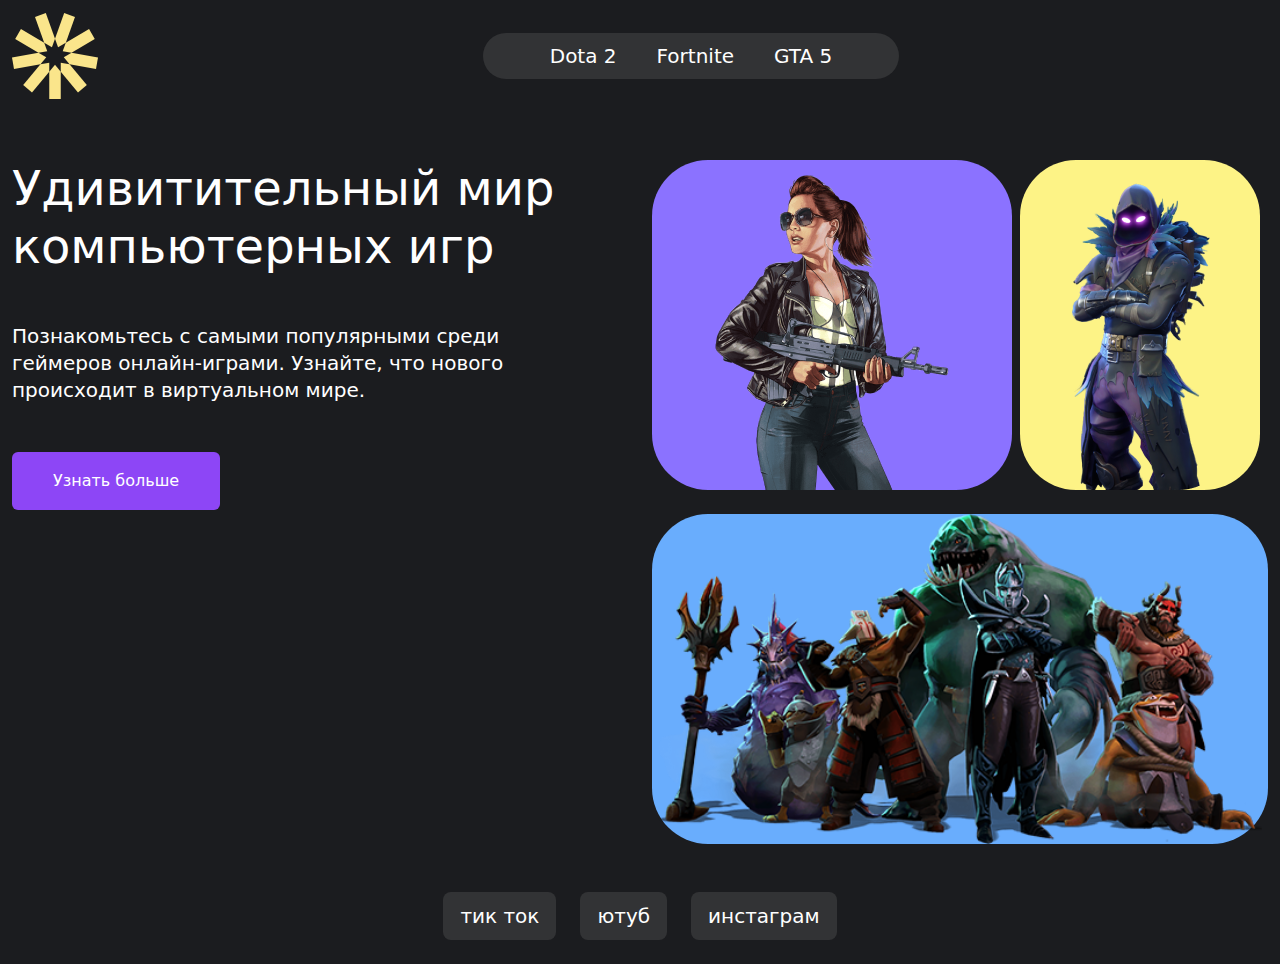
<file: index.html>
<!DOCTYPE html>
<html lang="en">
  <head>
    <meta charset="UTF-8">
    <meta name="viewport" content="width=device-width, initial-scale=1.0">
    <title>Главная</title>
    <!-- Bootstrap-->
    <link href="https://cdn.jsdelivr.net/npm/bootstrap@5.3.3/dist/css/bootstrap.min.css" rel="stylesheet" integrity="sha384-QWTKZyjpPEjISv5WaRU9OFeRpok6YctnYmDr5pNlyT2bRjXh0JMhjY6hW+ALEwIH" crossorigin="anonymous">
    <link rel="stylesheet" href="./css/style.css">
  </head>
  <body>
    <div class="container-fluid p-0">
      <nav class="navbar navbar-expand-lg menu-bg">
        <div class="container-fluid"><a class="navbar-brand" href="#"><img class="logo" src="./img/logo.svg" width="86" height="86" alt=""></a>
          <button class="navbar-toggler menu-btn" type="button" data-bs-toggle="collapse" data-bs-target="#navbarNavAltMarkup" aria-controls="navbarNavAltMarkup" aria-expanded="false" aria-label="Переключатель навигации"><span class="navbar-toggler-icon"></span></button>
          <div class="collapse navbar-collapse justify-content-center" id="navbarNavAltMarkup">
            <div class="navbar-nav navigation"><a class="nav-link text-white fs-5" href="#">Dota 2</a><a class="nav-link text-white fs-5 mx-4" href="#">Fortnite</a><a class="nav-link text-white fs-5" href="#">GTA 5</a></div>
          </div>
        </div>
      </nav>
    </div>
    <main>
      <section class="main-content pt-5">
        <div class="container-fluid">
          <div class="row">
            <div class="col-xxl-7 col-xl-6 col-lg-6 col-md-12">
              <!-- Колонка для блока с текстом-->
              <div class="hero-section pb-5">
                <h1 class="hero-title text-white m-0">Удивитительный мир<br> компьютерных игр</h1>
                <p class="hero-desc text-white my-5">Познакомьтесь с самыми популярными среди<br> геймеров  онлайн-играми.  Узнайте, что нового<br> происходит в виртуальном мире.</p><a class="btn btn-purple text-white" href="/">Узнать больше</a>
              </div>
            </div>
            <div class="col-xxl-5 col-xl-6 col-lg-6 col-md-12">
              <!-- Колонка для карточек с играми-->
              <div class="card-games d-flex flex-column">
                <div class="first-card-row d-flex justify-content-between">
                  <div class="gta-img"><img src="./img/gta.png" alt=""></div>
                  <div class="fortnite-img"><img src="./img/fort.png" alt=""></div>
                </div>
                <div class="dota-img mt-4"><img src="./img/dota.png" alt=""></div>
              </div>
            </div>
          </div>
        </div>
      </section>
    </main>
    <footer>
      <div class="footer-content container d-flex justify-content-center mt-5 pb-4"><a class="btn btn-gray btn-lg footer-link" href="https://www.tiktok.com/@artem_zitero">тик ток</a><a class="btn btn-gray btn-lg footer-link" href="https://www.youtube.com/@zitero1/videos">ютуб</a><a class="btn btn-gray btn-lg footer-link" href="https://www.instagram.com/_zitero_/">инстаграм</a></div>
    </footer>
    <!-- Bootstrap JS-->
    <script src="https://cdn.jsdelivr.net/npm/@popperjs/core@2.11.8/dist/umd/popper.min.js" integrity="sha384-I7E8VVD/ismYTF4hNIPjVp/Zjvgyol6VFvRkX/vR+Vc4jQkC+hVqc2pM8ODewa9r" crossorigin="anonymous"></script>
    <script src="https://cdn.jsdelivr.net/npm/bootstrap@5.3.3/dist/js/bootstrap.min.js" integrity="sha384-0pUGZvbkm6XF6gxjEnlmuGrJXVbNuzT9qBBavbLwCsOGabYfZo0T0to5eqruptLy" crossorigin="anonymous"></script>
  </body>
</html>
</file>
<file: css/style.css>
* {
    margin: 0;
    box-sizing: border-box;
}

body {
    background: #1B1C1F;
}

.navigation {
    background-color: #323335;
    border-radius: 24px;
    width: 416px;
    justify-content: center;
}

.btn-gray{
background-color: #323335;
color: #fff;
}
.btn-gray:hover {
background-color: #242425;
color: #fff;
}
@media (max-width: 991px) {
    .menu-bg {
        background-color: #323335;
    }

    .menu-btn {
        background-color: #fff;
    }

    .nav-link:nth-child(2) {
        margin: 0 !important;
    }

    .btn-purple {
        display: block;
    }
}
.dota-box, .fortnite-box, .gta-box{
    height: 100%;
    background-image: none;
}
.img-mobile{
    display: flex;
    justify-content:flex-end;
}
.img-mobile img{
    width: 450px;
}

.dota-box {
    height: calc(100vh - 112px);
    background-image: url("./img/pic/dota-big.png");
    background-repeat: no-repeat;
    background-position: bottom right;
    background-size: contain;
}

.gta-box {
    height: calc(100vh - 112px);
    background-image: url("./img/pic/gta-big.png");
    background-repeat: no-repeat;
    background-position: bottom right;
    background-size: contain;
}

.fortnite-box {
    height: calc(100vh - 112px);
    background-image: url("./img/pic/fortnite-big.png");
    background-repeat: no-repeat;
    background-position: bottom right;
    background-size: contain;
}

.img-mobile {
    display: none;
}

.hero-title {
    font-size: 64px;
    line-height: 1.2;
}

.hero-desc {
    line-height: 1.35;
    font-size: 24px;
}

.btn-purple {
    background-color: #8d46f6;
    padding: 16px 40px;
    transition: background 0.2s ease-in-out;
}

.btn-purple:hover {
    background-color: #753dca;
}

@media (max-width: 1400px) {
    .hero-title {
        font-size: 48px;
    }

    .hero-desc {
        font-size: 20px;
    }
}

.gta-img {
    flex: 1.5;
    height: 330px;
    display: flex;
    justify-content: center;
    align-items: flex-end;
    border-radius: 56px;
    margin-right: 8px;
    background-color: #8b72ff;
    transition: 0.2s ease-in;
}

.gta-img:hover {
    background-color: #8d46f6;
}

.fortnite-img {
    flex: 1;
    height: 330px;
    display: flex;
    justify-content: center;
    align-items: flex-end;
    border-radius: 56px;
    margin-right: 8px;
    background-color: #fdf386;
    transition: 0.2s ease-in;
}

.fortnite-img:hover {
    background-color: #71e66e;
}

.dota-img {
    width: 100%;
    height: 330px;
    display: flex;
    justify-content: center;
    align-items: flex-end;
    border-radius: 56px;
    margin-right: 8px;
    background-color: #69adfd;
    transition: 0.2s ease-in;
    overflow-y: clip;
}

.dota-img img {
    object-fit: contain;
    width: 100%;
    object-position: center;
    height: 100%;
}

.dota-img:hover {
    background-color: #fcb8ff;
}

@media (max-width: 420px) {
    .first-card-row {
        flex-direction: column;
    }

    .gta-img {
        margin-right: 0;
        margin-bottom: 24px;
    }

    .fortnite-img {
        margin: 0;
    }

    .hero-title {
        font-size: 38px;
    }
}

@media(max-width: 420px) {
    .first-card-row {
        flex-direction: column;
    }

    .gta-img {
        margin-right: 0;
        margin-bottom: 24px;
    }

    .fortnite-img {
        margin: 0;
    }

    .hero-title {
        font-size: 38px;
    }
}

.footer-link:nth-child(2) {
    margin: 0 24px;
}

@media(max-width: 420px) {
    .first-card-row {
        flex-direction: column;
    }

    .gta-img {
        margin-right: 0;
        margin-bottom: 24px;
    }

    .fortnite-img {
        margin: 0;
    }

    .hero-title {
        font-size: 38px;
    }

    .footer-content {
        flex-direction: column;
    }

    .footer-link:nth-child(2) {
        margin: 0;
    }
.img-modile img{
    width: 350px;
}
}
.logo {
    animation-name: rotation;
    animation-duration: 8s;
    animation-iteration-count: infinite;
    animation-timing-function: linear;
}

.logo:hover {
    animation-play-state: paused;
}

@keyframes rotation {
    0% {
        transform: rotate(0deg);
    }

    100% {
        transform: rotate(360deg)
    }
}

.gallery,
.articles {
    border-color: #F1EFE4;
}

.swiper {
    width: 100%;
    height: 100%;
}

.swiper-slide {
    text-align: center;
    font-size: 18px;
    background: #fff;
    background: transparent;
    display: flex;
    align-items: center;
}
.swiper-slide img{
    display: block;
    width: 100%;
    height: 100%;
    object-fit: cover;
}
.swiper-slide{
    width: 80%;
}
</file>
